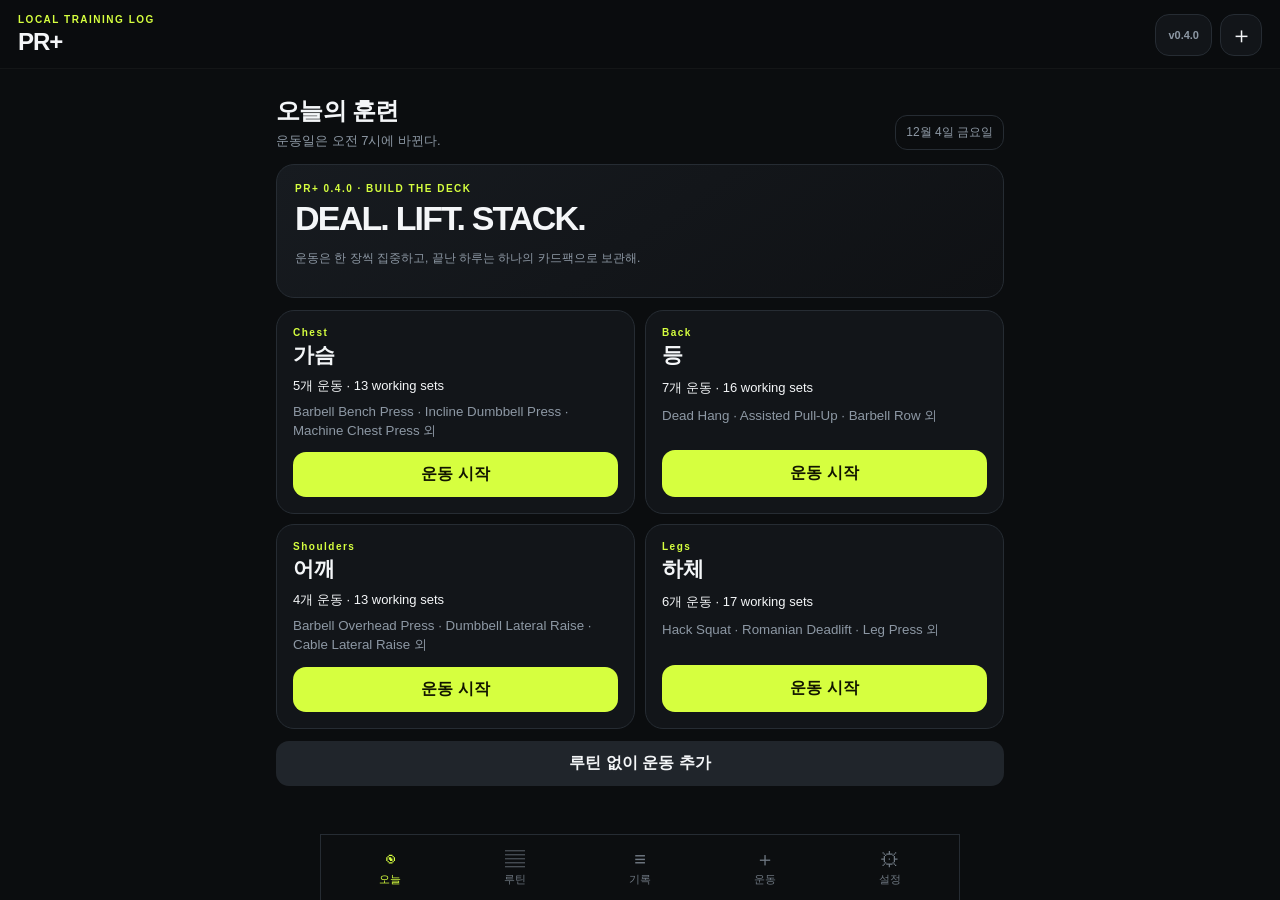
<file: pr-plus/index.html>
<!doctype html>
<html lang="ko">
<head>
  <meta charset="utf-8" />
  <meta name="viewport" content="width=device-width, initial-scale=1, viewport-fit=cover" />
  <meta name="theme-color" content="#111315" />
  <meta name="mobile-web-app-capable" content="yes" />
  <meta name="apple-mobile-web-app-capable" content="yes" />
  <meta name="apple-mobile-web-app-status-bar-style" content="black-translucent" />
  <meta name="apple-mobile-web-app-title" content="PR+" />
  <meta name="description" content="서버 없이 기기 로컬에 저장하는 점진적 과부하 운동 기록 PWA" />
  <link rel="manifest" href="./manifest.webmanifest" />
  <link rel="apple-touch-icon" href="./icons/apple-touch-icon.png" />
  <link rel="icon" href="./icons/icon-192.png" />
  <link rel="stylesheet" href="./styles.css" />
  <title>PR+</title>
</head>
<body>
  <div class="app-shell">
    <header class="topbar">
      <div>
        <p class="eyebrow">LOCAL TRAINING LOG</p>
        <h1>PR+</h1>
      </div>
      <div class="topbar-actions">
        <button id="versionBtn" class="version-pill" aria-label="업데이트 확인">v0.4.0</button>
        <button id="installBtn" class="icon-btn" aria-label="앱 설치 안내">＋</button>
      </div>
    </header>

    <aside id="updateBanner" class="update-banner hidden" role="status" aria-live="polite">
      <div><b id="updateBannerTitle">새 버전 준비 완료</b><span id="updateBannerMessage">업데이트하면 앱이 한 번 다시 열려.</span></div>
      <button id="applyUpdateBtn" class="primary-btn compact-btn">업데이트</button>
    </aside>

    <aside id="restTimer" class="rest-timer hidden" role="timer" aria-live="polite">
      <div><span>REST</span><b id="restTimerValue">02:00</b></div>
      <button id="restAddBtn" class="ghost-btn">＋30초</button>
      <button id="restDismissBtn" class="secondary-btn compact-btn">종료</button>
    </aside>

    <main id="app" class="content" aria-live="polite"></main>

    <nav class="bottom-nav" aria-label="메인 메뉴">
      <button data-view="today" class="nav-item active"><span>◉</span><small>오늘</small></button>
      <button data-view="routines" class="nav-item"><span>▤</span><small>루틴</small></button>
      <button data-view="history" class="nav-item"><span>≡</span><small>기록</small></button>
      <button data-view="library" class="nav-item"><span>＋</span><small>운동</small></button>
      <button data-view="settings" class="nav-item"><span>⚙</span><small>설정</small></button>
    </nav>
  </div>

  <dialog id="exerciseDialog" class="sheet-dialog">
    <form method="dialog" class="sheet">
      <div class="sheet-handle"></div>
      <div class="sheet-title-row">
        <div>
          <h2 id="exerciseDialogTitle">운동 추가</h2>
          <p id="exerciseDialogHint" class="muted small"></p>
        </div>
        <button value="cancel" class="ghost-btn">닫기</button>
      </div>
      <input id="exerciseSearch" class="text-input" type="search" placeholder="Bench Press, 벤치프레스..." autocomplete="off" />
      <div id="exerciseList" class="exercise-picker"></div>
      <div class="divider"></div>
      <h3>직접 만들기</h3>
      <div class="form-grid">
        <label>운동 이름<input id="customExerciseName" class="text-input" placeholder="예: Cable Curl" /></label>
        <label>한글 표시명 (선택)<input id="customExerciseDisplayName" class="text-input" placeholder="예: 케이블 컬" /></label>
        <label>부위
          <select id="customExerciseMuscle" class="text-input">
            <option value="chest">가슴</option><option value="back">등</option><option value="shoulders">어깨</option>
            <option value="legs">하체</option><option value="biceps">이두</option><option value="triceps">삼두</option>
            <option value="core">코어</option><option value="other">기타</option>
          </select>
        </label>
        <label>기록 방식
          <select id="customTrackingMode" class="text-input"><option value="reps">횟수</option><option value="duration">시간(초)</option></select>
        </label>
        <label>중량 방식
          <select id="customLoadMode" class="text-input"><option value="external">외부 중량</option><option value="assistance">보조 중량</option><option value="bodyweight">맨몸 / 추가 중량</option><option value="none">중량 없음</option></select>
        </label>
        <label>중량 표시 기준
          <select id="customWeightBasis" class="text-input"><option value="">미지정</option><option value="total">총 중량</option><option value="per_hand">한 손 기준</option><option value="per_side">한쪽 기준</option><option value="machine_stack">머신 스택</option></select>
        </label>
        <label id="customTargetRangeLabel">반복 범위<input id="customTargetRange" class="text-input" value="8-12" inputmode="numeric" /></label>
      </div>
      <button id="createExerciseBtn" type="button" class="primary-btn wide">운동 생성</button>
    </form>
  </dialog>

  <dialog id="exerciseDetailDialog" class="sheet-dialog">
    <div class="sheet">
      <div class="sheet-handle"></div>
      <div class="sheet-title-row">
        <div><p class="eyebrow">EXERCISE</p><h2 id="exerciseDetailTitle">운동 상세</h2></div>
        <button id="closeExerciseDetailDialog" class="ghost-btn">닫기</button>
      </div>
      <div id="exerciseDetailContent"></div>
    </div>
  </dialog>

  <dialog id="sessionEditDialog" class="sheet-dialog">
    <div class="sheet">
      <div class="sheet-handle"></div>
      <div class="sheet-title-row">
        <div><p class="eyebrow">HISTORY</p><h2 id="sessionEditTitle">기록 편집</h2></div>
        <button id="closeSessionEditDialog" class="ghost-btn">닫기</button>
      </div>
      <div id="sessionEditContent"></div>
    </div>
  </dialog>

  <dialog id="feedbackDialog" class="sheet-dialog">
    <div class="sheet feedback-sheet">
      <div class="sheet-handle"></div>
      <div class="sheet-title-row">
        <div><p class="eyebrow">GPT COACH · PROTOCOL 1.1</p><h2>GPT 코치 요청문</h2></div>
        <button id="closeFeedbackDialog" class="ghost-btn">닫기</button>
      </div>
      <p id="feedbackPromptRange" class="muted small"></p>
      <textarea id="feedbackPrompt" class="text-input feedback-prompt" readonly aria-label="GPT 코치용 운동 기록"></textarea>
      <p class="feedback-privacy">이 텍스트는 기기 안에서만 만들어져. 복사하기 전에는 어디에도 전송되지 않아.</p>
      <button id="copyFeedbackPrompt" class="primary-btn wide">텍스트 복사</button>
    </div>
  </dialog>

  <dialog id="coachImportDialog" class="sheet-dialog">
    <div class="sheet coach-import-sheet">
      <div class="sheet-handle"></div>
      <div class="sheet-title-row">
        <div><p class="eyebrow">GPT COACH · PROTOCOL 1.1</p><h2>GPT 추천 붙여넣기</h2></div>
        <button id="closeCoachImportDialog" class="ghost-btn">닫기</button>
      </div>
      <p class="muted small">GPT 답변의 PRPLUS_COACH_PLAN 시작 표식부터 종료 표식까지 붙여넣어.</p>
      <textarea id="coachPlanInput" class="text-input coach-plan-input" aria-label="GPT 추천 계획" placeholder="<<<PRPLUS_COACH_PLAN>>>&#10;{ ... }&#10;<<<END_PRPLUS_COACH_PLAN>>>"></textarea>
      <button id="validateCoachPlan" class="secondary-btn wide">계획 검증</button>
      <div id="coachPlanPreview" class="coach-plan-preview"></div>
      <button id="saveCoachPlan" class="primary-btn wide hidden">검증한 추천 저장</button>
    </div>
  </dialog>

  <dialog id="installDialog" class="sheet-dialog">
    <div class="sheet">
      <div class="sheet-handle"></div>
      <div class="sheet-title-row">
        <div><p class="eyebrow">IPHONE</p><h2>홈 화면에 설치</h2></div>
        <button id="closeInstallDialog" class="ghost-btn">닫기</button>
      </div>
      <ol class="install-steps">
        <li><b>Safari</b>에서 이 페이지를 연다.</li>
        <li>아래의 <b>공유</b> 버튼을 누른다.</li>
        <li><b>홈 화면에 추가</b>를 선택한다.</li>
        <li><b>웹 앱으로 열기</b>가 보이면 켠 뒤 <b>추가</b>를 누른다.</li>
      </ol>
      <p class="muted">설치한 뒤에는 인터넷이 없어도 기록 확인과 입력이 가능해. 데이터는 이 기기의 브라우저 저장소에 남는다.</p>
      <button id="nativeInstallBtn" class="primary-btn wide hidden">이 기기에 설치</button>
    </div>
  </dialog>

  <dialog id="confirmDialog" class="confirm-dialog">
    <div class="confirm-card">
      <h3 id="confirmTitle">확인</h3>
      <p id="confirmMessage" class="muted"></p>
      <div class="confirm-actions">
        <button id="confirmCancel" class="secondary-btn">취소</button>
        <button id="confirmOk" class="danger-btn">확인</button>
      </div>
    </div>
  </dialog>

  <input id="importFile" type="file" accept="application/json,.json" hidden />
  <script type="module" src="./app.js"></script>
</body>
</html>
</file>
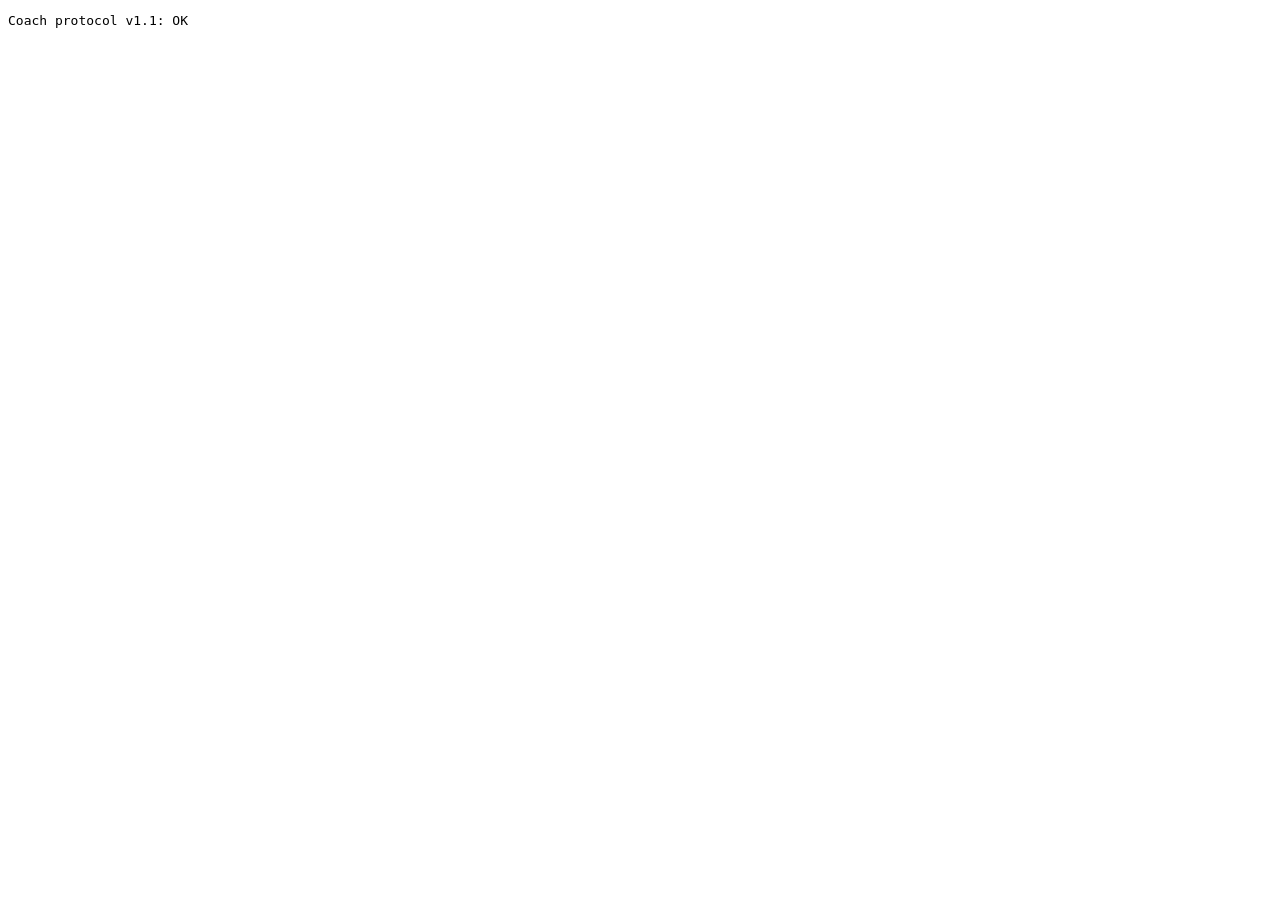
<file: pr-plus/tests/coach-protocol.html>
<!doctype html>
<html lang="ko">
<head><meta charset="utf-8"><title>PR+ Coach Protocol Tests</title></head>
<body><pre id="result">Running…</pre><script type="module" src="./coach-protocol.mjs"></script></body>
</html>
</file>
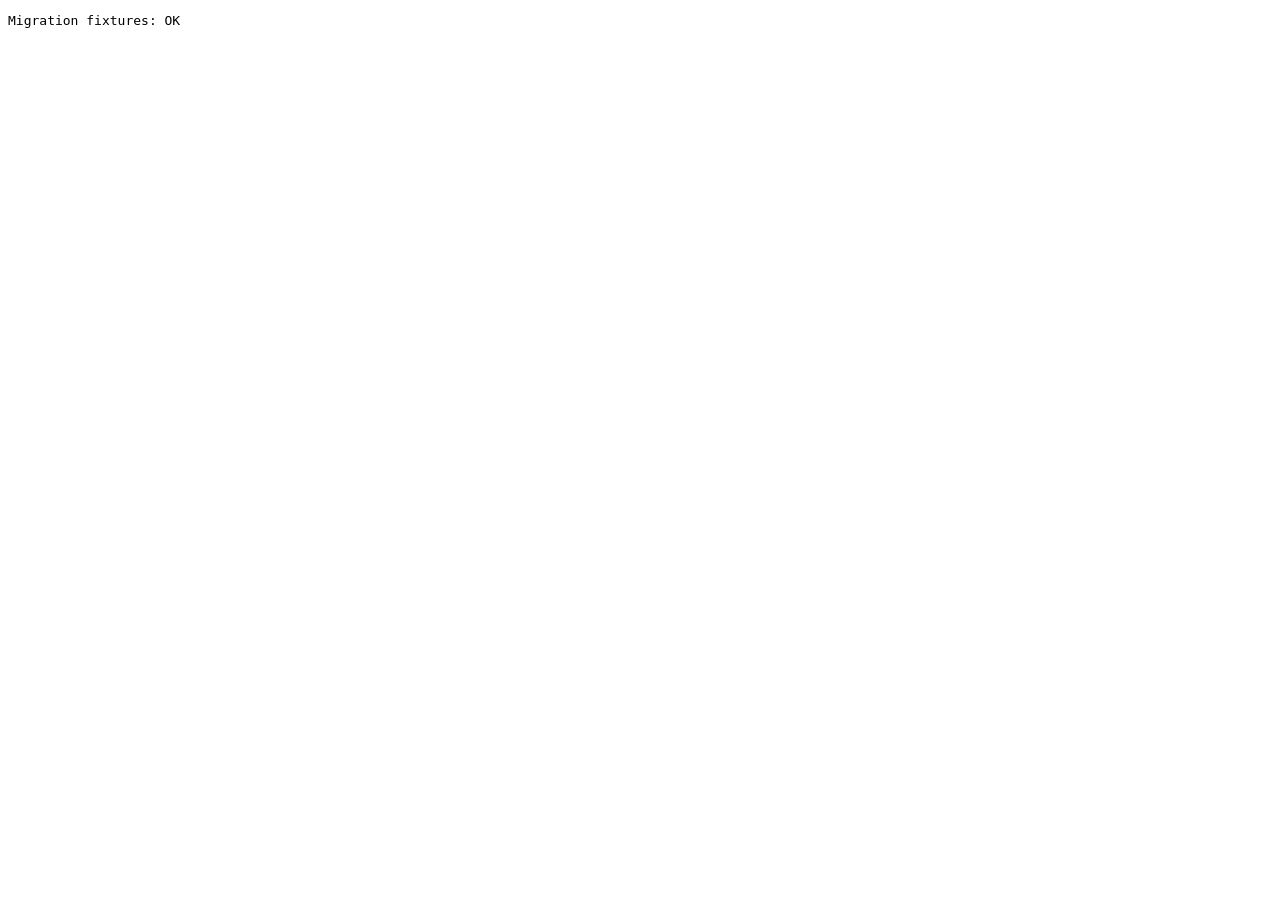
<file: pr-plus/tests/migrations.html>
<!doctype html>
<html lang="ko">
<head><meta charset="utf-8"><title>PR+ Migration Tests</title></head>
<body><pre id="result">RUNNING</pre><script type="module" src="./migrations.mjs"></script></body>
</html>
</file>
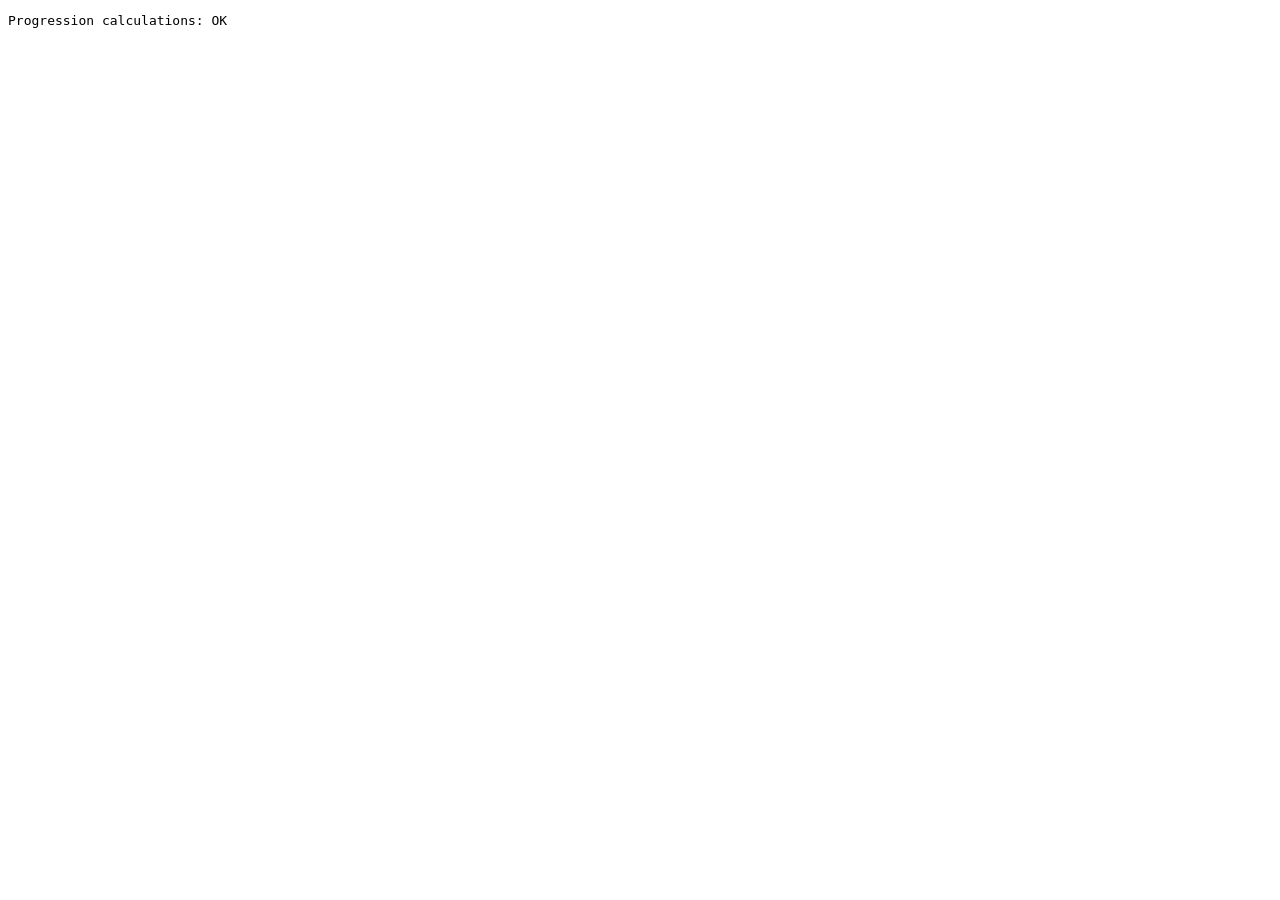
<file: pr-plus/tests/progression.html>
<!doctype html>
<html lang="ko">
<head><meta charset="utf-8"><title>PR+ Progression Tests</title></head>
<body><pre id="result">RUNNING</pre><script type="module">
  import './progression.mjs';
  document.querySelector('#result').textContent = 'Progression calculations: OK';
</script></body>
</html>
</file>
<file: pr-plus/styles.css>
:root {
  color-scheme: dark;
  --bg: #0b0d0f;
  --surface: #121519;
  --surface-2: #191d22;
  --surface-3: #20252b;
  --text: #f4f6f8;
  --muted: #8d98a4;
  --line: #262c33;
  --accent: #d6ff3f;
  --accent-ink: #111500;
  --danger: #ff6464;
  --radius: 18px;
  --safe-bottom: env(safe-area-inset-bottom, 0px);
}
* { box-sizing: border-box; }
html, body { margin: 0; min-height: 100%; background: var(--bg); color: var(--text); font-family: -apple-system, BlinkMacSystemFont, "SF Pro Display", "Pretendard", sans-serif; }
body { overscroll-behavior-y: none; }
button, input, select { font: inherit; }
button { -webkit-tap-highlight-color: transparent; }
.app-shell { min-height: 100dvh; padding-bottom: calc(82px + var(--safe-bottom)); }
.topbar { position: sticky; top: 0; z-index: 20; display: flex; justify-content: space-between; align-items: center; padding: calc(14px + env(safe-area-inset-top, 0px)) 18px 12px; background: color-mix(in srgb, var(--bg) 90%, transparent); backdrop-filter: blur(20px); border-bottom: 1px solid rgba(255,255,255,.04); }
.topbar h1 { margin: 0; font-size: 24px; letter-spacing: -1px; }
.topbar-actions { display: flex; align-items: center; gap: 8px; }
.version-pill { min-height: 42px; border: 1px solid var(--line); border-radius: 14px; padding: 0 12px; background: var(--surface); color: var(--muted); font-size: 11px; font-weight: 800; }
.version-pill.has-update { border-color: rgba(214,255,63,.55); background: rgba(214,255,63,.12); color: var(--accent); }
.update-banner { position: fixed; z-index: 50; top: calc(78px + env(safe-area-inset-top, 0px)); left: 50%; width: min(calc(100% - 32px), 728px); transform: translateX(-50%); display: flex; justify-content: space-between; align-items: center; gap: 14px; padding: 12px 13px; border: 1px solid rgba(214,255,63,.4); border-radius: 15px; background: rgba(25,29,34,.97); box-shadow: 0 14px 40px rgba(0,0,0,.42); backdrop-filter: blur(20px); }
.update-banner > div { min-width: 0; display: grid; gap: 3px; }
.update-banner b { color: var(--accent); font-size: 13px; }
.update-banner span { color: #b5bec7; font-size: 10px; line-height: 1.35; }
.rest-timer { position: fixed; z-index: 55; right: 14px; bottom: calc(88px + var(--safe-bottom)); display: flex; align-items: center; gap: 7px; padding: 9px 10px; border: 1px solid rgba(214,255,63,.35); border-radius: 15px; background: rgba(25,29,34,.97); box-shadow: 0 12px 34px rgba(0,0,0,.45); }
.rest-timer > div { display: grid; min-width: 55px; }
.rest-timer span { color: var(--accent); font-size: 8px; font-weight: 900; letter-spacing: 1px; }
.rest-timer b { font-variant-numeric: tabular-nums; font-size: 18px; }
.rest-timer button { padding: 8px 9px; font-size: 10px; }
.rest-timer.finished { border-color: var(--accent); animation: timer-pulse 1s ease-in-out 2; }
@keyframes timer-pulse { 50% { transform: scale(1.04); box-shadow: 0 0 24px rgba(214,255,63,.25); } }
.eyebrow { margin: 0 0 3px; color: var(--accent); font-size: 10px; font-weight: 800; letter-spacing: 1.5px; }
.content { width: min(760px, 100%); margin: 0 auto; padding: 18px 16px 30px; }
.bottom-nav { position: fixed; z-index: 30; left: 0; right: 0; bottom: 0; display: grid; grid-template-columns: repeat(5,1fr); padding: 9px 6px calc(8px + var(--safe-bottom)); background: rgba(13,15,18,.94); backdrop-filter: blur(24px); border-top: 1px solid var(--line); }
.nav-item { border: 0; background: none; color: #6f7882; display: grid; gap: 3px; justify-items: center; padding: 5px; }
.nav-item span { font-size: 20px; line-height: 20px; }
.nav-item small { font-size: 11px; }
.nav-item.active { color: var(--accent); }
.icon-btn { width: 42px; height: 42px; border: 1px solid var(--line); border-radius: 14px; background: var(--surface); color: var(--text); font-size: 23px; }
.section-head { display: flex; justify-content: space-between; align-items: end; gap: 16px; margin: 8px 0 14px; }
.section-head h2 { margin: 0; font-size: 24px; letter-spacing: -.7px; }
.section-head p { margin: 5px 0 0; color: var(--muted); font-size: 13px; }
.date-chip { padding: 8px 10px; border: 1px solid var(--line); border-radius: 12px; color: var(--muted); font-size: 12px; white-space: nowrap; }
.card { background: var(--surface); border: 1px solid var(--line); border-radius: var(--radius); padding: 15px; margin-bottom: 12px; }
.hero-card { padding: 18px; background: linear-gradient(145deg, #171b20, #0f1114); }
.hero-value { font-size: 34px; font-weight: 850; letter-spacing: -1.8px; margin: 5px 0; }
.muted { color: var(--muted); }
.small { font-size: 12px; }
.primary-btn, .secondary-btn, .danger-btn, .ghost-btn { border: 0; border-radius: 13px; padding: 12px 14px; font-weight: 750; }
button:disabled { opacity: .45; }
.primary-btn { background: var(--accent); color: var(--accent-ink); }
.secondary-btn { background: var(--surface-3); color: var(--text); }
.danger-btn { background: var(--danger); color: #160000; }
.ghost-btn { background: transparent; color: var(--muted); }
.wide { width: 100%; }
.compact-btn { padding: 9px 11px; font-size: 12px; white-space: nowrap; }
.empty-state { text-align: center; padding: 34px 16px; }
.empty-state .empty-icon { font-size: 35px; margin-bottom: 10px; }
.empty-state h3 { margin: 0 0 7px; }
.empty-state p { margin: 0 0 16px; color: var(--muted); font-size: 14px; }
.exercise-card { padding: 0; overflow: hidden; }
.exercise-head { display: flex; justify-content: space-between; align-items: flex-start; padding: 15px; border-bottom: 1px solid var(--line); }
.exercise-head h3 { margin: 0; font-size: 18px; }
.exercise-head-actions { display: flex; align-items: center; gap: 5px; }
.exercise-display-name { color: #c0c8d0; font-size: 12px; margin-top: 3px; }
.exercise-meta { color: var(--muted); font-size: 12px; margin-top: 4px; }
.menu-btn { border: 0; background: transparent; color: var(--muted); font-size: 20px; padding: 3px 7px; }
.last-performance { display: grid; grid-template-columns: auto 1fr; gap: 10px; padding: 10px 15px; background: rgba(214,255,63,.04); border-bottom: 1px solid var(--line); font-size: 12px; color: #aeb7c0; }
.last-performance b, .next-target b { color: var(--accent); font-size: 9px; letter-spacing: 1px; }
.next-target { display: grid; gap: 4px; padding: 12px 15px; border-bottom: 1px solid var(--line); background: rgba(214,255,63,.075); }
.next-target > div { display: flex; align-items: center; gap: 10px; }
.next-target strong { font-size: 14px; }
.next-target > span { color: #aeb7c0; font-size: 10px; line-height: 1.4; }
.performance-badge { border-radius: 999px; padding: 5px 7px; font-size: 9px; font-weight: 850; }
.performance-badge.improved { background: rgba(214,255,63,.15); color: var(--accent); }
.performance-badge.baseline, .performance-badge.same, .performance-badge.pending { background: var(--surface-3); color: var(--muted); }
.performance-badge.below { background: rgba(255,100,100,.12); color: #ff9a9a; }
.record-row { display: flex; gap: 5px; padding: 9px 15px 0; }
.set-table { width: 100%; border-collapse: collapse; }
.set-table th { color: #67717c; font-size: 10px; text-transform: uppercase; letter-spacing: .8px; font-weight: 700; padding: 10px 5px 5px; }
.set-table td { padding: 6px 5px; text-align: center; }
.set-num { width: 30px; color: var(--muted); font-size: 12px; }
.set-num > b { display: block; margin-bottom: 3px; }
.set-role-select { width: 38px; border: 1px solid var(--line); border-radius: 7px; padding: 3px 1px; background: var(--surface-2); color: var(--muted); font-size: 8px; }
.set-input { width: 100%; min-width: 0; text-align: center; border: 1px solid var(--line); border-radius: 11px; background: var(--surface-2); color: var(--text); padding: 11px 5px; outline: none; font-size: 16px; }
.set-input:focus { border-color: #697a25; box-shadow: 0 0 0 2px rgba(214,255,63,.08); }
.timer-set-btn { min-width: 50px; border: 1px solid var(--line); border-radius: 10px; padding: 10px 6px; background: var(--surface-3); color: var(--text); font-size: 10px; font-weight: 800; }
.timer-set-btn.active { border-color: var(--accent); color: var(--accent); }
.done-check { appearance: none; width: 25px; height: 25px; border: 1px solid #404850; border-radius: 8px; background: var(--surface-2); display: inline-grid; place-items: center; }
.done-check:checked { background: var(--accent); border-color: var(--accent); }
.done-check:checked::after { content: "✓"; color: var(--accent-ink); font-weight: 900; }
.set-remove-btn { width: 27px; height: 27px; border: 1px solid var(--line); border-radius: 9px; background: var(--surface-2); color: #ff8585; font-size: 17px; line-height: 1; }
.exercise-actions { display: flex; gap: 8px; padding: 10px 15px 14px; }
.exercise-actions button { flex: 1; }
.exercise-actions .ghost-btn { padding-left: 5px; padding-right: 5px; font-size: 10px; }
.baseline-note { margin: 0 15px 14px; padding: 11px 12px; border-radius: 12px; background: rgba(214,255,63,.08); color: #dff783; font-size: 12px; line-height: 1.45; }
.coach-target-panel { display: grid; gap: 7px; margin: 10px 15px 4px; padding: 12px; border: 1px solid rgba(129,174,255,.28); border-radius: 13px; background: rgba(78,126,211,.08); }
.coach-target-panel > div { display: flex; justify-content: space-between; gap: 8px; }
.coach-target-panel b { color: #9ec3ff; font-size: 10px; letter-spacing: .8px; }
.coach-target-panel > div span, .coach-target-panel small { color: var(--muted); font-size: 9px; }
.coach-target-panel p { display: grid; grid-template-columns: 42px minmax(0,1fr); gap: 7px; margin: 0; font-size: 10px; }
.coach-target-panel p strong { color: #9ec3ff; }
.gpt-session-banner { display: grid; gap: 3px; margin: 0 0 12px; padding: 11px 13px; border: 1px solid rgba(129,174,255,.28); border-radius: 13px; background: rgba(78,126,211,.08); }
.gpt-session-banner b { color: #9ec3ff; font-size: 11px; }
.gpt-session-banner span { color: #d8e6ff; font-size: 10px; }
.gpt-session-banner small { color: var(--muted); font-size: 9px; }
.session-actions { display: grid; gap: 10px; margin: 16px 0 4px; }
.session-note { display: grid; gap: 7px; margin-top: 15px; color: var(--muted); font-size: 11px; }
.session-note textarea, .detail-form textarea { min-height: 76px; resize: vertical; }
.symptom-section { display: grid; gap: 9px; margin-top: 14px; padding: 13px; border: 1px solid rgba(255,155,92,.18); border-radius: 15px; background: rgba(255,125,65,.045); }
.symptom-head { display: flex; justify-content: space-between; align-items: center; gap: 9px; }
.symptom-head > div { display: grid; gap: 3px; }
.symptom-head b { font-size: 12px; }
.symptom-head span { color: var(--muted); font-size: 9px; }
.symptom-row { display: grid; grid-template-columns: 1fr 1fr 54px auto; gap: 6px; align-items: end; }
.symptom-row > :nth-child(4) { grid-column: 1 / 4; }
.symptom-row label { display: grid; gap: 3px; color: var(--muted); font-size: 8px; }
.symptom-row .text-input { min-width: 0; padding: 9px 7px; font-size: 13px; }
.symptom-row .remove-item-btn { margin-bottom: 4px; }
.stats-grid { display: grid; grid-template-columns: repeat(2,1fr); gap: 10px; margin-bottom: 14px; }
.stat-card { background: var(--surface); border: 1px solid var(--line); border-radius: 15px; padding: 14px; }
.stat-card b { display: block; font-size: 22px; margin-top: 4px; }
.stat-card span { color: var(--muted); font-size: 11px; }
.history-item { width: 100%; display: grid; grid-template-columns: 62px 1fr auto; gap: 12px; align-items: center; padding: 14px 4px; border: 0; border-bottom: 1px solid var(--line); background: transparent; color: var(--text); text-align: left; }
.history-date { text-align: center; }
.history-date b { display: block; font-size: 19px; }
.history-date span { color: var(--muted); font-size: 10px; }
.history-main strong { display: block; font-size: 14px; }
.history-main small { color: var(--muted); font-size: 11px; }
.badge { display: inline-flex; align-items: center; border-radius: 999px; padding: 5px 8px; background: var(--surface-3); color: var(--muted); font-size: 10px; }
.pr-badge { background: rgba(214,255,63,.12); color: var(--accent); }
.progress-row { margin-bottom: 14px; }
.progress-row-head { display: flex; justify-content: space-between; gap: 12px; font-size: 13px; margin-bottom: 6px; }
.progress-bar { height: 8px; border-radius: 999px; overflow: hidden; background: var(--surface-3); }
.progress-fill { height: 100%; background: var(--accent); border-radius: inherit; }
.setting-group { margin-bottom: 16px; }
.setting-group h3 { font-size: 12px; color: var(--muted); margin: 0 0 8px 3px; text-transform: uppercase; letter-spacing: 1px; }
.setting-row { display: flex; justify-content: space-between; align-items: center; gap: 14px; padding: 14px 0; border-bottom: 1px solid var(--line); }
.setting-row:first-child { padding-top: 0; }
.setting-row:last-child { border-bottom: 0; padding-bottom: 0; }
.setting-row b { font-size: 14px; }
.setting-row p { margin: 3px 0 0; color: var(--muted); font-size: 11px; }
.text-input { width: 100%; border: 1px solid var(--line); border-radius: 12px; background: var(--surface-2); color: var(--text); padding: 12px; outline: none; font-size: 16px; }
.form-grid { display: grid; gap: 10px; margin: 10px 0 12px; }
.form-grid label { display: grid; gap: 6px; color: var(--muted); font-size: 11px; }
.sheet-dialog { width: 100%; max-width: 760px; border: 0; outline: 0; padding: 0; margin: auto 0 0; background: transparent; color: var(--text); }
.sheet-dialog::backdrop, .confirm-dialog::backdrop { background: rgba(0,0,0,.68); backdrop-filter: blur(3px); }
.sheet { max-height: 82dvh; overflow: auto; background: #111418; border: 1px solid var(--line); border-bottom: 0; border-radius: 24px 24px 0 0; padding: 10px 16px calc(20px + var(--safe-bottom)); }
.sheet-handle { width: 42px; height: 5px; border-radius: 99px; background: #343a42; margin: 1px auto 14px; }
.sheet-title-row { display: flex; justify-content: space-between; align-items: center; margin-bottom: 12px; }
.sheet-title-row h2 { margin: 0; }
.exercise-picker { display: grid; gap: 7px; margin-top: 10px; }
.picker-item { text-align: left; display: flex; justify-content: space-between; align-items: center; border: 1px solid var(--line); border-radius: 12px; background: var(--surface-2); color: var(--text); padding: 12px; }
.picker-item small { color: var(--muted); }
.divider { height: 1px; background: var(--line); margin: 18px 0; }
.install-steps { display: grid; gap: 11px; padding-left: 22px; line-height: 1.45; }
.confirm-dialog { border: 0; background: transparent; color: var(--text); width: min(90vw, 380px); padding: 0; }
.confirm-card { background: var(--surface); border: 1px solid var(--line); border-radius: 20px; padding: 18px; }
.confirm-card h3 { margin: 0 0 7px; }
.confirm-card p { margin: 0 0 16px; font-size: 13px; line-height: 1.5; }
.confirm-actions { display: grid; grid-template-columns: 1fr 1fr; gap: 9px; }
.toast { position: fixed; z-index: 100; left: 50%; bottom: calc(92px + var(--safe-bottom)); transform: translate(-50%, 20px); padding: 10px 13px; border-radius: 12px; background: #e8edf2; color: #111; font-size: 12px; font-weight: 700; opacity: 0; pointer-events: none; transition: .22s; }
.toast.show { opacity: 1; transform: translate(-50%, 0); }
.hidden { display: none !important; }
.chart { display: grid; grid-template-columns: repeat(7,1fr); align-items: end; gap: 6px; height: 130px; padding-top: 10px; }
.chart-col { display: grid; gap: 6px; justify-items: center; height: 100%; grid-template-rows: 1fr auto; }
.chart-bar-wrap { width: 100%; height: 100%; display: flex; align-items: end; }
.chart-bar { width: 100%; min-height: 3px; border-radius: 8px 8px 4px 4px; background: var(--accent); }
.chart-label { color: var(--muted); font-size: 9px; }
.routine-start-grid { display: grid; gap: 10px; }
.routine-start-card { display: grid; gap: 8px; padding: 16px; border: 1px solid var(--line); border-radius: var(--radius); background: var(--surface); }
.routine-start-card h3 { margin: 0; font-size: 21px; }
.routine-start-card p:not(.eyebrow) { margin: 0; color: var(--text); font-size: 13px; }
.routine-start-card small { min-height: 30px; color: var(--muted); line-height: 1.4; }
.routine-start-card .primary-btn { margin-top: 4px; }
.manual-start { margin-top: 12px; }
.session-title-row { display: flex; justify-content: space-between; align-items: center; gap: 10px; margin-bottom: 10px; }
.session-title-row > div { display: flex; flex-wrap: wrap; gap: 7px; }
.active-edit-btn { border: 1px solid rgba(214,255,63,.4); color: var(--accent); }
.session-edit-banner { margin: -2px 0 12px; padding: 10px 12px; border-radius: 12px; background: rgba(214,255,63,.08); color: #d7e99a; font-size: 10px; line-height: 1.45; }
.session-order-bar { display: flex; justify-content: space-between; align-items: center; gap: 8px; padding: 9px 12px; border-bottom: 1px solid var(--line); background: rgba(214,255,63,.055); }
.session-order-bar > span { color: var(--muted); font-size: 9px; white-space: nowrap; }
.session-order-bar > div { display: flex; gap: 5px; }
.session-order-bar button { border: 1px solid var(--line); border-radius: 9px; padding: 7px 8px; background: var(--surface-2); color: var(--text); font-size: 9px; }
.session-order-bar button:disabled { opacity: .3; }
.session-order-bar .remove-session-exercise { color: #ff9494; }
.baseline-banner { display: grid; gap: 3px; margin: 0 0 12px; padding: 12px 14px; border: 1px solid rgba(214,255,63,.2); border-radius: 14px; background: rgba(214,255,63,.06); }
.baseline-banner b { color: var(--accent); font-size: 12px; }
.baseline-banner span { color: var(--muted); font-size: 11px; }
.warmup-check { display: flex; justify-content: space-between; align-items: center; padding: 15px; color: #cbd3da; font-size: 13px; }
.routine-list { display: grid; gap: 14px; }
.routine-card { padding: 0; overflow: hidden; }
.routine-card-head { display: flex; justify-content: space-between; align-items: flex-start; gap: 12px; padding: 16px; border-bottom: 1px solid var(--line); }
.routine-card-head h3 { margin: 0 0 4px; font-size: 21px; }
.routine-card-head span { color: var(--muted); font-size: 11px; }
.routine-items { padding: 0 14px; }
.routine-item { display: grid; grid-template-columns: minmax(0,1fr); gap: 10px; align-items: center; padding: 13px 0; border-bottom: 1px solid var(--line); }
.routine-item.editing { grid-template-columns: auto minmax(0,1fr) auto; }
.routine-order { display: grid; gap: 3px; }
.routine-order button, .remove-item-btn { width: 29px; height: 29px; border: 1px solid var(--line); border-radius: 9px; background: var(--surface-2); color: var(--muted); }
.routine-order button:disabled { opacity: .25; }
.remove-item-btn { color: var(--danger); font-size: 18px; }
.routine-item-main { min-width: 0; display: grid; gap: 3px; }
.routine-item-main b { overflow: hidden; text-overflow: ellipsis; font-size: 13px; }
.routine-item-main small, .routine-item-main > span { color: var(--muted); font-size: 10px; }
.routine-targets { display: grid; grid-template-columns: repeat(3,minmax(0,1fr)); gap: 6px; margin-top: 6px; }
.routine-targets label { display: grid; gap: 3px; color: #6f7882; font-size: 9px; }
.routine-targets input { width: 100%; min-width: 0; padding: 8px 3px; border: 1px solid var(--line); border-radius: 9px; background: var(--surface-2); color: var(--text); text-align: center; font-size: 16px; }
.routine-card-actions { display: grid; grid-template-columns: 1fr 1fr; gap: 8px; padding: 14px; }
.history-card { padding-top: 0; padding-bottom: 0; }
.history-entry:last-child .history-item { border-bottom: 0; }
.rest-entry .history-item { color: #88919a; }
.rest-entry .history-main strong { color: #9aa3ac; }
.rest-entry .ghost-btn { border: 1px solid var(--line); }
.history-detail { display: grid; gap: 9px; padding: 4px 8px 14px 74px; border-bottom: 1px solid var(--line); }
.history-detail div { display: grid; gap: 2px; }
.history-exercise { display: grid; gap: 2px; border: 0; padding: 0; background: transparent; color: var(--text); text-align: left; }
.history-exercise b { font-size: 11px; }
.history-exercise span { color: var(--muted); font-size: 10px; line-height: 1.45; }
.history-note { margin: 5px 0 0; padding: 9px; border-radius: 10px; background: var(--surface-2); color: var(--muted); font-size: 10px; line-height: 1.45; }
.history-edit-btn { justify-self: start; margin-top: 3px; }
.history-more { margin: 2px 0 14px; }
.history-end { text-align: center; margin: 12px 0 20px; }
.history-period-card { display: grid; gap: 10px; margin-bottom: 14px; }
.period-tabs { display: grid; grid-template-columns: repeat(4,1fr); gap: 7px; }
.period-tabs .filter-chip { width: 100%; }
.period-navigator { display: grid; grid-template-columns: 42px minmax(0,1fr) 42px; align-items: center; gap: 8px; }
.period-navigator b { overflow: hidden; text-overflow: ellipsis; text-align: center; font-size: 13px; white-space: nowrap; }
.period-navigator button { font-size: 20px; padding: 6px; }
.history-detail b { font-size: 11px; }
.history-detail span { color: var(--muted); font-size: 10px; line-height: 1.45; }
.subsection-head { margin: 25px 2px 12px; }
.subsection-head h3 { margin: 0; font-size: 18px; }
.subsection-head p { margin: 4px 0 0; color: var(--muted); font-size: 11px; }
.library-search { margin-bottom: 10px; }
.filter-chips { display: flex; gap: 7px; overflow-x: auto; margin: 0 -16px 13px; padding: 0 16px 4px; scrollbar-width: none; }
.filter-chips::-webkit-scrollbar { display: none; }
.filter-chip { flex: 0 0 auto; padding: 8px 11px; border: 1px solid var(--line); border-radius: 999px; background: var(--surface); color: var(--muted); font-size: 11px; }
.filter-chip.active { border-color: var(--accent); background: rgba(214,255,63,.1); color: var(--accent); }
.library-list { display: grid; gap: 9px; }
.library-item { display: grid; gap: 11px; padding: 14px; border: 1px solid var(--line); border-radius: 15px; background: var(--surface); }
.library-item-main { display: grid; gap: 3px; }
.library-title-row { display: grid; grid-template-columns: auto minmax(0,1fr); gap: 7px; align-items: center; }
.favorite-btn { width: 34px; height: 34px; border: 1px solid var(--line); border-radius: 10px; background: var(--surface-2); color: #59616a; }
.favorite-btn.active { color: var(--accent); border-color: rgba(214,255,63,.35); }
.library-detail-btn { min-width: 0; display: grid; gap: 3px; border: 0; padding: 0; background: transparent; color: var(--text); text-align: left; }
.library-item-main b { font-size: 14px; }
.library-item-main span, .library-item-main small { color: var(--muted); font-size: 10px; }
.library-add-row { display: grid; grid-template-columns: minmax(0,1fr) auto; gap: 7px; }
.mini-select { min-width: 0; border: 1px solid var(--line); border-radius: 10px; background: var(--surface-2); color: var(--text); padding: 8px; font-size: 14px; }
.line-chart { width: 100%; height: 100px; overflow: visible; }
.line-chart polyline { fill: none; stroke: var(--accent); stroke-width: 3; stroke-linecap: round; stroke-linejoin: round; }
.line-chart circle { fill: var(--surface); stroke: var(--accent); stroke-width: 2; }
.chart-range { display: flex; justify-content: space-between; color: var(--muted); font-size: 9px; }
.growth-grid { display: grid; grid-template-columns: repeat(3,minmax(0,1fr)); gap: 8px; margin-bottom: 12px; }
.growth-card { min-width: 0; display: grid; gap: 4px; padding: 12px; border: 1px solid var(--line); border-radius: 15px; background: var(--surface); }
.growth-card > span, .growth-card > small { color: var(--muted); font-size: 9px; }
.growth-card b { overflow: hidden; text-overflow: ellipsis; font-size: 17px; }
.growth-card b small { margin-left: 2px; color: var(--muted); font-size: 9px; }
.growth-card em { font-size: 11px; font-style: normal; font-weight: 850; }
.growth-card em.up { color: var(--accent); }
.growth-card em.down { color: #ff9a9a; }
.growth-card em.flat { color: var(--muted); }
.trend-card { display: grid; gap: 5px; }
.trend-head { display: flex; justify-content: space-between; align-items: center; gap: 10px; }
.trend-head p { margin: 0; }
.trend-head b { font-size: 14px; }
.trend-head > div { display: grid; gap: 3px; }
.trend-head small { color: var(--muted); font-size: 9px; }
.exercise-trend-picker { display: grid; grid-template-columns: minmax(0,1fr) auto; gap: 8px; margin-bottom: 12px; }
.limitation-badge { color: #ffcf7a; background: rgba(255,185,70,.1); }
.edit-log-list { display: grid; gap: 11px; }
.edit-log { display: grid; gap: 10px; padding: 13px; border: 1px solid var(--line); border-radius: 15px; background: var(--surface-2); }
.edit-log-head { display: flex; justify-content: space-between; align-items: start; gap: 10px; }
.edit-log-head > div { display: grid; gap: 3px; }
.edit-log-head small { color: var(--muted); font-size: 9px; }
.edit-sets { display: grid; gap: 8px; }
.edit-set-row { display: grid; grid-template-columns: 20px repeat(3,minmax(0,1fr)) auto auto; align-items: end; gap: 5px; }
.edit-set-row > b { align-self: center; color: var(--muted); font-size: 11px; text-align: center; }
.edit-set-role { display: grid; justify-items: center; gap: 3px; }
.edit-set-role b { color: var(--muted); font-size: 10px; }
.edit-set-row label { min-width: 0; display: grid; gap: 3px; color: var(--muted); font-size: 8px; }
.edit-set-row .set-input { padding: 9px 3px; }
.edit-done { justify-items: center; }
.edit-done input { width: 23px; height: 23px; accent-color: var(--accent); }
.edit-add-exercise { margin-top: 12px; }
.session-edit-actions { display: grid; grid-template-columns: repeat(2,1fr); gap: 8px; margin-top: 14px; }
.session-edit-actions > :only-child { grid-column: 1 / -1; }
.compact-empty { margin: 0; padding: 22px 12px; }
.feedback-sheet { max-height: 90dvh; }
.feedback-prompt { min-height: 52dvh; margin: 12px 0 10px; resize: vertical; font-family: ui-monospace, SFMono-Regular, Menlo, monospace; font-size: 12px; line-height: 1.55; }
.feedback-privacy { margin: 0 0 12px; color: var(--muted); font-size: 10px; line-height: 1.45; }
.coach-section-head { display: flex; justify-content: space-between; align-items: end; gap: 10px; margin-top: 0; }
.coach-plan-list, .coach-session-list { display: grid; gap: 11px; }
.coach-plan-card { display: grid; gap: 12px; margin-bottom: 14px; }
.coach-plan-head, .coach-session-head { display: flex; justify-content: space-between; align-items: flex-start; gap: 10px; }
.coach-plan-head h3, .coach-session-head h4 { margin: 2px 0 3px; }
.coach-plan-head > div:last-child { display: grid; justify-items: end; gap: 6px; }
.coach-plan-head span, .coach-session-head time { color: var(--muted); font-size: 9px; }
.coach-message { margin: 0; color: #dce6f7; font-size: 12px; line-height: 1.5; }
.coach-session-card { display: grid; gap: 8px; padding: 13px; border: 1px solid rgba(129,174,255,.18); border-radius: 14px; background: rgba(78,126,211,.05); }
.coach-session-card p, .coach-session-card small { margin: 0; color: var(--muted); font-size: 10px; line-height: 1.45; }
.coach-schedule-note { padding: 8px 9px; border-radius: 9px; background: rgba(129,174,255,.08); color: #b8d3ff; font-size: 9px; line-height: 1.4; }
.coach-alerts { display: grid; gap: 6px; }
.coach-alerts p { margin: 0; padding: 9px 10px; border-radius: 10px; font-size: 10px; line-height: 1.45; }
.coach-alerts .warning { background: rgba(255,168,76,.1); color: #ffc987; }
.coach-alerts .question { background: rgba(129,174,255,.1); color: #b8d3ff; }
.coach-needs-input { padding: 11px; border-radius: 11px; background: var(--surface-2); color: var(--muted); font-size: 10px; line-height: 1.5; }
.coach-import-sheet { max-height: 92dvh; }
.coach-plan-input { min-height: 26dvh; margin: 12px 0 9px; resize: vertical; font-family: ui-monospace, SFMono-Regular, Menlo, monospace; font-size: 11px; line-height: 1.45; }
.coach-plan-preview { display: grid; gap: 10px; margin: 12px 0; }
.coach-preview-summary h3 { margin: 7px 0 4px; }
.coach-preview-summary p { margin: 0; color: var(--muted); font-size: 11px; line-height: 1.45; }
.coach-preview-session { display: grid; gap: 8px; padding: 12px; border: 1px solid var(--line); border-radius: 13px; background: var(--surface-2); }
.coach-preview-session > span, .coach-preview-session small, .coach-preview-session p { color: var(--muted); font-size: 9px; line-height: 1.45; }
.coach-preview-session > div { display: grid; gap: 2px; padding-top: 7px; border-top: 1px solid var(--line); }
.coach-preview-session p { margin: 2px 0 0; }
.coach-import-error { padding: 12px; border: 1px solid rgba(255,100,100,.25); border-radius: 12px; background: rgba(255,100,100,.07); }
.coach-import-error b { color: #ff9a9a; }
.coach-import-error p { margin: 5px 0 0; color: var(--muted); font-size: 10px; }
.coach-profile-form textarea { min-height: 72px; resize: vertical; }
.metric-row { width: 100%; display: flex; justify-content: space-between; align-items: center; gap: 12px; padding: 12px 0; border: 0; border-bottom: 1px solid var(--line); background: transparent; color: var(--text); text-align: left; }
.metric-row:last-child { border-bottom: 0; }
.metric-row span { display: grid; gap: 3px; }
.metric-row small { color: var(--muted); font-size: 9px; }
.body-weight-head { display: flex; justify-content: space-between; align-items: center; gap: 12px; margin-bottom: 12px; }
.body-weight-head h3 { margin: 2px 0 0; }
.body-weight-input { display: flex; gap: 5px; width: 145px; }
.body-weight-input .set-input { min-width: 0; }
.detail-subtitle { margin: -8px 0 14px; color: var(--muted); font-size: 11px; }
.detail-stats { display: grid; grid-template-columns: repeat(2,1fr); gap: 8px; margin-bottom: 10px; }
.detail-stats > div { display: grid; gap: 4px; padding: 12px; border: 1px solid var(--line); border-radius: 13px; background: var(--surface-2); }
.detail-stats span { color: var(--muted); font-size: 9px; }
.detail-stats b { font-size: 19px; }
.detail-chart { margin-bottom: 18px; }
.detail-history { display: grid; gap: 8px; }
.detail-history h3 { margin: 0 0 3px; }
.detail-history > div { display: grid; grid-template-columns: 78px minmax(0,1fr); gap: 8px; padding-bottom: 8px; border-bottom: 1px solid var(--line); }
.detail-history time, .detail-history span { color: var(--muted); font-size: 10px; line-height: 1.45; }
.range-grid { display: grid; grid-template-columns: repeat(2,1fr); gap: 8px; }
.range-grid label { display: grid; gap: 6px; }
.favorite-toggle { display: flex !important; grid-template-columns: auto 1fr; align-items: center; }
.favorite-toggle input { width: 22px; height: 22px; accent-color: var(--accent); }
.inline-number { display: flex; align-items: center; gap: 5px; }
.inline-number input { width: 75px; border: 1px solid var(--line); border-radius: 10px; padding: 9px; background: var(--surface-2); color: var(--text); font-size: 16px; text-align: right; }
.inline-number span { color: var(--muted); font-size: 11px; }

/* v0.4 workout card deck */
.workout-deck { margin: 2px -8px 10px; overflow: hidden; padding: 5px 8px 10px; }
.deck-status { display: flex; justify-content: space-between; align-items: end; gap: 18px; padding: 0 10px 11px; }
.deck-status p { margin-bottom: 2px; }
.deck-status > div:first-child > b { font-size: 20px; font-variant-numeric: tabular-nums; }
.deck-session-progress { width: min(180px, 55%); display: grid; gap: 6px; justify-items: end; }
.deck-session-progress span { color: var(--muted); font-size: 9px; font-weight: 750; }
.deck-session-progress i { width: 100%; height: 4px; overflow: hidden; border-radius: 99px; background: #242a30; }
.deck-session-progress i b { display: block; height: 100%; border-radius: inherit; background: linear-gradient(90deg, #789318, var(--accent)); transition: width .35s ease; }
.workout-deck-stage { position: relative; min-height: 260px; touch-action: pan-y; perspective: 1200px; }
.workout-active-card { position: relative; z-index: 6; width: calc(100% - 34px); margin: 0 auto; transform-origin: 50% 92%; filter: drop-shadow(0 22px 25px rgba(0,0,0,.42)); }
.workout-active-card .exercise-card { margin: 0; border-color: #343c44; background: linear-gradient(152deg, #171b20 0%, #101317 48%, #171b20 100%); box-shadow: inset 0 1px rgba(255,255,255,.035); }
.workout-active-card .exercise-head { position: relative; overflow: hidden; }
.workout-active-card .exercise-head::after { content: "ACTIVE CARD"; position: absolute; right: -18px; bottom: 8px; color: rgba(214,255,63,.07); font-size: 28px; font-weight: 950; letter-spacing: -1px; transform: rotate(-5deg); pointer-events: none; }
.deck-side { position: absolute; z-index: 2; top: 17px; bottom: 18px; width: calc(100% - 34px); pointer-events: none; }
.deck-side-left { left: 17px; }
.deck-side-right { right: 17px; }
.deck-peek-card { position: absolute; inset: 0; overflow: hidden; border: 1px solid #323941; border-radius: var(--radius); background: linear-gradient(145deg, #20252b, #111419); box-shadow: 0 12px 24px rgba(0,0,0,.32); }
.deck-side-left .deck-peek-card { transform: translateX(var(--deck-x)) translateY(var(--deck-y)) rotate(var(--deck-rotation)) scale(var(--deck-scale)); transform-origin: right center; }
.deck-side-right .deck-peek-card { transform: translateX(var(--deck-x)) translateY(var(--deck-y)) rotate(var(--deck-rotation)) scale(var(--deck-scale)); transform-origin: left center; }
.deck-peek-card i { position: absolute; top: 42px; color: #6f7b86; font-size: 8px; font-style: normal; font-weight: 850; letter-spacing: .4px; writing-mode: vertical-rl; text-transform: uppercase; }
.deck-side-left .deck-peek-card i { left: 3px; transform: rotate(180deg); }
.deck-side-right .deck-peek-card i { right: 3px; }
.deck-remaining { position: absolute; z-index: 8; top: 10px; padding: 4px 6px; border: 1px solid #343c44; border-radius: 7px; background: #12161a; color: #8d98a4; font-size: 8px; font-weight: 850; }
.deck-side-left .deck-remaining { left: -3px; transform: translateX(-50%); }
.deck-side-right .deck-remaining { right: -3px; transform: translateX(50%); }
.deck-controls { display: grid; grid-template-columns: 40px minmax(0,1fr) 40px; align-items: center; gap: 10px; margin-top: 13px; padding: 0 14px; }
.deck-arrow { width: 40px; height: 38px; border: 1px solid var(--line); border-radius: 12px; background: #171b20; color: var(--text); font-size: 25px; line-height: 1; }
.deck-dots { display: flex; justify-content: center; gap: 6px; overflow: hidden; }
.deck-dot { width: 7px; height: 7px; flex: 0 0 auto; border: 0; border-radius: 99px; padding: 0; background: #343b43; transition: width .2s, background .2s; }
.deck-dot.has-work { background: #718126; }
.deck-dot.active { width: 24px; background: var(--accent); }
.deck-hint { margin: 7px 0 0; color: #69737d; font-size: 9px; text-align: center; }
.workout-active-card.deal-out-left { animation: deal-out-left .26s cubic-bezier(.4,0,.8,.4) forwards; }
.workout-active-card.deal-out-right { animation: deal-out-right .26s cubic-bezier(.4,0,.8,.4) forwards; }
@keyframes deal-out-left { to { opacity: 0; transform: translate3d(-78%, 18px, -120px) rotate(-12deg) scale(.92); } }
@keyframes deal-out-right { to { opacity: 0; transform: translate3d(78%, 18px, -120px) rotate(12deg) scale(.92); } }

/* Sealed pack shown after finishing today's workout */
.completed-pack-scene { position: relative; display: grid; justify-items: center; padding: 16px 0 6px; }
.pack-shadow { position: absolute; top: 330px; width: 70%; height: 36px; border-radius: 50%; background: rgba(0,0,0,.65); filter: blur(18px); }
.sealed-session-pack { position: relative; z-index: 2; width: min(82vw, 330px); aspect-ratio: .72; display: grid; grid-template-rows: auto 1fr auto auto auto; overflow: hidden; border: 1px solid #414a52; border-radius: 20px 20px 25px 25px; padding: 18px; background: radial-gradient(circle at 15% 10%, rgba(214,255,63,.16), transparent 23%), repeating-linear-gradient(96deg, transparent 0 3px, rgba(255,255,255,.015) 3px 4px), linear-gradient(145deg, #242a30, #0d1013 58%, #1d2328); color: var(--text); text-align: left; box-shadow: inset 0 0 0 4px #111519, inset 0 0 0 5px #333b43, 0 26px 50px rgba(0,0,0,.55); transform: rotate(-1.4deg); transition: transform .3s ease, box-shadow .3s ease; }
.sealed-session-pack::before, .sealed-session-pack::after { content: ""; position: absolute; left: 8px; right: 8px; height: 10px; background: repeating-linear-gradient(90deg, #171b1f 0 8px, #3d464e 8px 11px); opacity: .85; }
.sealed-session-pack::before { top: 5px; border-radius: 14px 14px 2px 2px; }
.sealed-session-pack::after { bottom: 5px; border-radius: 2px 2px 18px 18px; }
.sealed-session-pack:active { transform: rotate(0) scale(.98); }
.pack-topline { display: flex; justify-content: space-between; align-items: center; padding-top: 7px; }
.pack-topline b { color: var(--accent); font-size: 23px; letter-spacing: -1px; }
.pack-topline em { color: #77828c; font-size: 8px; font-style: normal; font-weight: 850; letter-spacing: 1px; }
.pack-date { align-self: center; display: grid; }
.pack-date strong { font-size: 110px; line-height: .82; letter-spacing: -8px; color: transparent; -webkit-text-stroke: 1px rgba(214,255,63,.9); text-shadow: 0 0 30px rgba(214,255,63,.08); }
.pack-date i { margin: 12px 0 0 5px; color: #a9b3bc; font-size: 11px; font-style: normal; font-weight: 800; letter-spacing: 1.4px; }
.pack-routine { overflow: hidden; color: #eef2f4; font-size: 20px; font-weight: 900; letter-spacing: -.5px; text-overflow: ellipsis; white-space: nowrap; }
.pack-summary { margin-top: 4px; color: var(--accent); font-size: 8px; font-weight: 850; letter-spacing: .6px; }
.pack-card-spines { position: relative; height: 42px; margin: 13px 0 9px; }
.pack-card-spines i { position: absolute; left: var(--spine-left); right: var(--spine-right); top: var(--spine-top); height: 30px; overflow: hidden; border: 1px solid #374049; border-radius: 5px; padding: 6px 8px; background: #15191d; color: #78838c; font-size: 7px; font-style: normal; font-weight: 750; text-overflow: ellipsis; white-space: nowrap; }
.pack-open-label { align-self: end; color: #89949e; font-size: 8px; font-weight: 900; letter-spacing: 1.2px; text-align: right; }
.completed-pack-copy { position: relative; z-index: 3; margin: 26px auto 12px; text-align: center; }
.completed-pack-copy h3 { margin: 4px 0 5px; font-size: 18px; }
.completed-pack-copy p:last-child { max-width: 330px; margin: 0; color: var(--muted); font-size: 11px; line-height: 1.5; }
.completed-pack-actions { width: min(100%, 360px); display: grid; grid-template-columns: 1fr auto; gap: 7px; }

/* Full-screen card collecting sequence */
.pack-completion-overlay { position: fixed; z-index: 120; inset: 0; display: grid; place-items: center; overflow: hidden; background: rgba(5,7,8,.9); backdrop-filter: blur(12px); opacity: 0; transition: opacity .18s; pointer-events: none; }
.pack-completion-overlay.is-running { opacity: 1; }
.pack-animation-title { position: absolute; top: calc(14% + env(safe-area-inset-top, 0px)); display: grid; justify-items: center; gap: 5px; transform: translateY(-12px); opacity: 0; transition: .35s .1s; }
.pack-completion-overlay.is-running .pack-animation-title { transform: translateY(0); opacity: 1; }
.pack-animation-title span { color: var(--accent); font-size: 10px; font-weight: 900; letter-spacing: 2px; }
.pack-animation-title b { color: #8c969f; font-size: 11px; }
.pack-animation-cards { position: relative; width: min(80vw, 330px); height: 340px; }
.packing-card { position: absolute; inset: 0; display: grid; align-content: space-between; border: 1px solid #48515a; border-radius: 20px; padding: 18px; background: linear-gradient(145deg, #242a30, #111519); box-shadow: 0 20px 45px rgba(0,0,0,.5); transform: translate(var(--spread), calc(-80px - var(--lift))) rotate(var(--rotation)); opacity: 0; }
.packing-card span { color: var(--accent); font-size: 14px; font-weight: 900; }
.packing-card b { overflow: hidden; font-size: 17px; text-overflow: ellipsis; white-space: nowrap; }
.pack-completion-overlay.is-running .packing-card { animation: gather-card .75s cubic-bezier(.22,.8,.25,1) var(--gather-delay) forwards, seal-card .48s cubic-bezier(.5,0,.8,.35) var(--seal-delay) forwards; }
@keyframes gather-card { 0% { opacity: 0; transform: translate(var(--spread), calc(-80px - var(--lift))) rotate(var(--rotation)); } 55% { opacity: 1; } 100% { opacity: 1; transform: translate(0, 0) rotate(0); } }
@keyframes seal-card { to { opacity: .15; transform: translateY(120px) scale(.38,.12); filter: blur(2px); } }
.pack-animation-target { position: absolute; bottom: 17%; width: min(70vw, 285px); height: 92px; display: grid; align-content: center; justify-items: center; gap: 3px; border: 1px solid #4c565e; border-radius: 13px; background: linear-gradient(145deg, #252c31, #0f1316); box-shadow: inset 0 0 0 4px #151a1e, 0 24px 50px #000; transform: translateY(90px) scale(.8); opacity: 0; transition: .4s 1s cubic-bezier(.2,.8,.25,1); }
.pack-completion-overlay.is-running .pack-animation-target { opacity: 1; transform: translateY(0) scale(1); }
.pack-animation-target span { color: #9da7af; font-size: 9px; font-weight: 800; }
.pack-animation-target b { color: var(--accent); font-size: 17px; }
.pack-animation-target i { color: #65717a; font-size: 8px; font-style: normal; letter-spacing: 2px; }

/* History shelf and opening packs */
.pack-shelf-head { margin-top: 31px; }
.history-pack-shelf { display: grid; gap: 15px; perspective: 1100px; }
.history-session-pack { position: relative; }
.history-pack-cover { position: relative; z-index: 3; width: 100%; min-height: 150px; display: grid; grid-template-columns: 78px minmax(0,1fr) auto; align-items: center; gap: 13px; overflow: visible; border: 1px solid #343c44; border-radius: 17px; padding: 17px 15px; background: radial-gradient(circle at 86% -20%, rgba(214,255,63,.13), transparent 34%), repeating-linear-gradient(98deg, transparent 0 4px, rgba(255,255,255,.012) 4px 5px), linear-gradient(145deg,#20262b,#0f1215 70%); color: var(--text); text-align: left; box-shadow: 0 12px 25px rgba(0,0,0,.28), inset 0 1px rgba(255,255,255,.04); transform: rotate(var(--pack-tilt)); transition: transform .45s cubic-bezier(.2,.8,.2,1), border-radius .35s; }
.history-pack-cover > :not(.history-pack-layers) { position: relative; z-index: 2; }
.history-pack-cover::before, .history-pack-cover::after { content: ""; position: absolute; left: 10px; right: 10px; height: 5px; background: repeating-linear-gradient(90deg,#3f4850 0 8px,#14181c 8px 11px); opacity: .7; }
.history-pack-cover::before { top: 5px; }
.history-pack-cover::after { bottom: 5px; }
.history-session-pack.is-open .history-pack-cover { transform: translateY(-4px) rotate(-1.2deg); border-radius: 17px 17px 8px 8px; }
.history-pack-layers { position: absolute; z-index: 0; inset: 0; }
.history-pack-layers i { position: absolute; inset: 7px -3px -6px 7px; border: 1px solid #2e353c; border-radius: 17px; background: #171b1f; }
.history-pack-layers i:nth-child(2) { transform: translate(3px,4px); }
.history-pack-layers i:nth-child(3) { transform: translate(6px,8px); }
.history-pack-date { display: grid; justify-items: center; border-right: 1px solid #30373e; }
.history-pack-date strong { color: transparent; -webkit-text-stroke: 1px var(--accent); font-size: 50px; line-height: .9; letter-spacing: -3px; }
.history-pack-date i { margin-top: 7px; color: #78838c; font-size: 7px; font-style: normal; font-weight: 800; white-space: nowrap; }
.history-pack-main { min-width: 0; display: grid; gap: 5px; }
.history-pack-main em { color: var(--accent); font-size: 7px; font-style: normal; font-weight: 900; letter-spacing: 1.1px; }
.history-pack-main b { overflow: hidden; font-size: 15px; text-overflow: ellipsis; white-space: nowrap; }
.history-pack-main small { color: #89949e; font-size: 8px; font-weight: 750; letter-spacing: .3px; }
.history-pack-state { color: #78838c; font-size: 8px; font-weight: 900; letter-spacing: .7px; writing-mode: vertical-rl; }
.history-pack-contents { position: relative; display: grid; gap: 9px; margin: -7px 8px 0; padding: 26px 8px 14px; border: 1px solid #293038; border-top: 0; border-radius: 0 0 17px 17px; background: #0e1114; box-shadow: inset 0 15px 25px rgba(0,0,0,.4); }
.archive-exercise-card { position: relative; width: 100%; min-height: 105px; display: grid; align-content: center; gap: 6px; overflow: hidden; border: 1px solid #353e46; border-radius: 14px; padding: 15px 17px; background: linear-gradient(150deg,#1e2429,#121619); color: var(--text); text-align: left; box-shadow: 0 10px 18px rgba(0,0,0,.24); opacity: 0; transform: translateY(-72px) scale(.86) rotate(var(--card-rotation)); animation: unpack-card .48s cubic-bezier(.2,.8,.25,1) var(--card-delay) forwards; }
.archive-exercise-card::after { content: "PR+"; position: absolute; right: -5px; bottom: -11px; color: rgba(214,255,63,.045); font-size: 58px; font-weight: 950; }
@keyframes unpack-card { to { opacity: 1; transform: translateY(0) scale(1) rotate(0); } }
.archive-card-no { color: var(--accent); font-size: 7px; font-weight: 900; letter-spacing: 1.2px; }
.archive-exercise-card b { font-size: 15px; }
.archive-exercise-card small { position: relative; z-index: 1; color: #9ca6ae; font-size: 9px; line-height: 1.45; }
.archive-exercise-card i { position: absolute; right: 12px; top: 12px; color: #68737c; font-size: 8px; font-style: normal; }
.archive-exercise-card.is-skipped { border-style: dashed; background: linear-gradient(150deg,rgba(30,36,41,.62),rgba(18,22,25,.58)); opacity: .7; }
.archive-exercise-card.is-skipped .archive-card-no { color: #8a949c; }
.history-pack-footer { display: flex; align-items: end; justify-content: space-between; gap: 9px; margin-top: 2px; }
.history-pack-footer .history-note { flex: 1; margin: 0; }
.rest-pack-slot { display: grid; grid-template-columns: 67px 1fr auto; align-items: center; gap: 12px; min-height: 82px; border: 1px dashed #293038; border-radius: 15px; padding: 12px 13px; background: rgba(20,24,28,.45); color: #68727c; }
.rest-pack-date { display: grid; justify-items: center; border-right: 1px solid #252b31; }
.rest-pack-date b { font-size: 25px; }
.rest-pack-date span, .rest-pack-slot small { color: #59636c; font-size: 8px; }
.rest-pack-slot > div:nth-child(2) { display: grid; gap: 3px; }
.rest-pack-slot strong { font-size: 10px; letter-spacing: 1px; }

/* Compressed steel statistics */
.stats-press { position: relative; margin: 0 -5px 28px; padding: 48px 5px 38px; }
.press-jaw, .press-base { position: absolute; z-index: 2; left: 0; right: 0; display: flex; align-items: center; justify-content: space-between; border: 1px solid #4a5257; background: linear-gradient(#3c4347,#171b1e 45%,#2b3135); box-shadow: 0 12px 25px rgba(0,0,0,.38), inset 0 1px rgba(255,255,255,.13); color: #929a9e; }
.press-jaw { top: 0; height: 42px; border-radius: 8px 8px 3px 3px; padding: 0 13px; }
.press-jaw::before, .press-jaw::after, .press-base::before, .press-base::after { content: ""; width: 8px; height: 8px; border-radius: 50%; background: radial-gradient(circle at 35% 35%,#b9bec0,#3b4144 55%,#131618); box-shadow: 0 1px 2px #000; }
.press-jaw span, .press-base span { font-size: 7px; font-weight: 900; letter-spacing: 1px; }
.press-jaw b { color: #c5cbcd; font-size: 10px; }
.press-base { bottom: 0; height: 31px; justify-content: center; border-radius: 3px 3px 8px 8px; }
.press-base::before { position: absolute; left: 10px; }
.press-base::after { position: absolute; right: 10px; }
.pressed-steel { position: relative; overflow: hidden; border: 1px solid #5a6266; border-radius: 4px; padding: 18px 13px 14px; background: repeating-linear-gradient(102deg,transparent 0 3px,rgba(255,255,255,.013) 3px 4px), radial-gradient(circle at 15% 12%,rgba(255,255,255,.11),transparent 16%), linear-gradient(135deg,#3d4448,#191d20 30%,#343b3f 54%,#15191c 78%,#42494d); box-shadow: inset 0 0 24px rgba(0,0,0,.55), inset 0 1px rgba(255,255,255,.12); }
.pressed-steel::before, .pressed-steel::after { content: ""; position: absolute; width: 9px; height: 9px; border-radius: 50%; background: radial-gradient(circle at 35% 35%,#b8bdbe,#303639 60%,#111416); box-shadow: 0 1px 3px #000; }
.pressed-steel::before { top: 8px; left: 8px; }
.pressed-steel::after { top: 8px; right: 8px; }
.steel-stamp { display: flex; justify-content: space-between; gap: 10px; margin: 2px 9px 15px; padding-bottom: 10px; border-bottom: 1px solid rgba(210,218,220,.16); color: #939da1; }
.steel-stamp span { font-size: 7px; font-weight: 900; letter-spacing: 1.2px; }
.steel-stamp b { font-size: 8px; }
.pressed-steel .growth-grid { margin-bottom: 10px; }
.pressed-steel .growth-card, .steel-panel { border-color: rgba(205,215,219,.19); background: linear-gradient(145deg,rgba(10,13,15,.56),rgba(65,72,76,.22)); box-shadow: inset 0 1px rgba(255,255,255,.035), 0 8px 16px rgba(0,0,0,.2); }
.pressed-steel .growth-card > span, .pressed-steel .growth-card > small, .steel-panel .chart-range, .steel-panel .trend-head small { color: #9aa4a8; }
.pressed-steel .growth-card b, .steel-panel .trend-head b { color: #edf1f2; text-shadow: 0 1px #000; }
.pressed-steel .line-chart polyline, .steel-panel .line-chart polyline { stroke: #d6ff3f; filter: drop-shadow(0 0 3px rgba(214,255,63,.2)); }
.pressed-steel .line-chart circle, .steel-panel .line-chart circle { fill: #252b2e; }
.pressed-steel .progress-bar { background: rgba(0,0,0,.35); box-shadow: inset 0 1px 2px #000; }
.steel-panel { margin-bottom: 10px; }
.steel-panel:last-child { margin-bottom: 0; }

@media (max-width: 430px) {
  .workout-deck { margin-left: -12px; margin-right: -12px; padding-left: 6px; padding-right: 6px; }
  .workout-active-card { width: calc(100% - 42px); }
  .deck-side { width: calc(100% - 42px); }
  .deck-side-left { left: 21px; }
  .deck-side-right { right: 21px; }
  .history-pack-cover { grid-template-columns: 65px minmax(0,1fr) auto; padding-left: 11px; padding-right: 11px; }
  .history-pack-date strong { font-size: 43px; }
  .history-pack-main small { line-height: 1.4; }
}
@media (prefers-reduced-motion: reduce) {
  *, *::before, *::after { scroll-behavior: auto !important; animation-duration: .01ms !important; animation-iteration-count: 1 !important; transition-duration: .01ms !important; }
}
@media (min-width: 700px) { .bottom-nav { left: 50%; transform: translateX(-50%); max-width: 760px; border-left: 1px solid var(--line); border-right: 1px solid var(--line); } .sheet-dialog { margin-left: auto; margin-right: auto; } }
@media (min-width: 560px) { .routine-start-grid { grid-template-columns: repeat(2,1fr); } .library-item { grid-template-columns: minmax(0,1fr) minmax(240px,.7fr); align-items: center; } }
</file>
